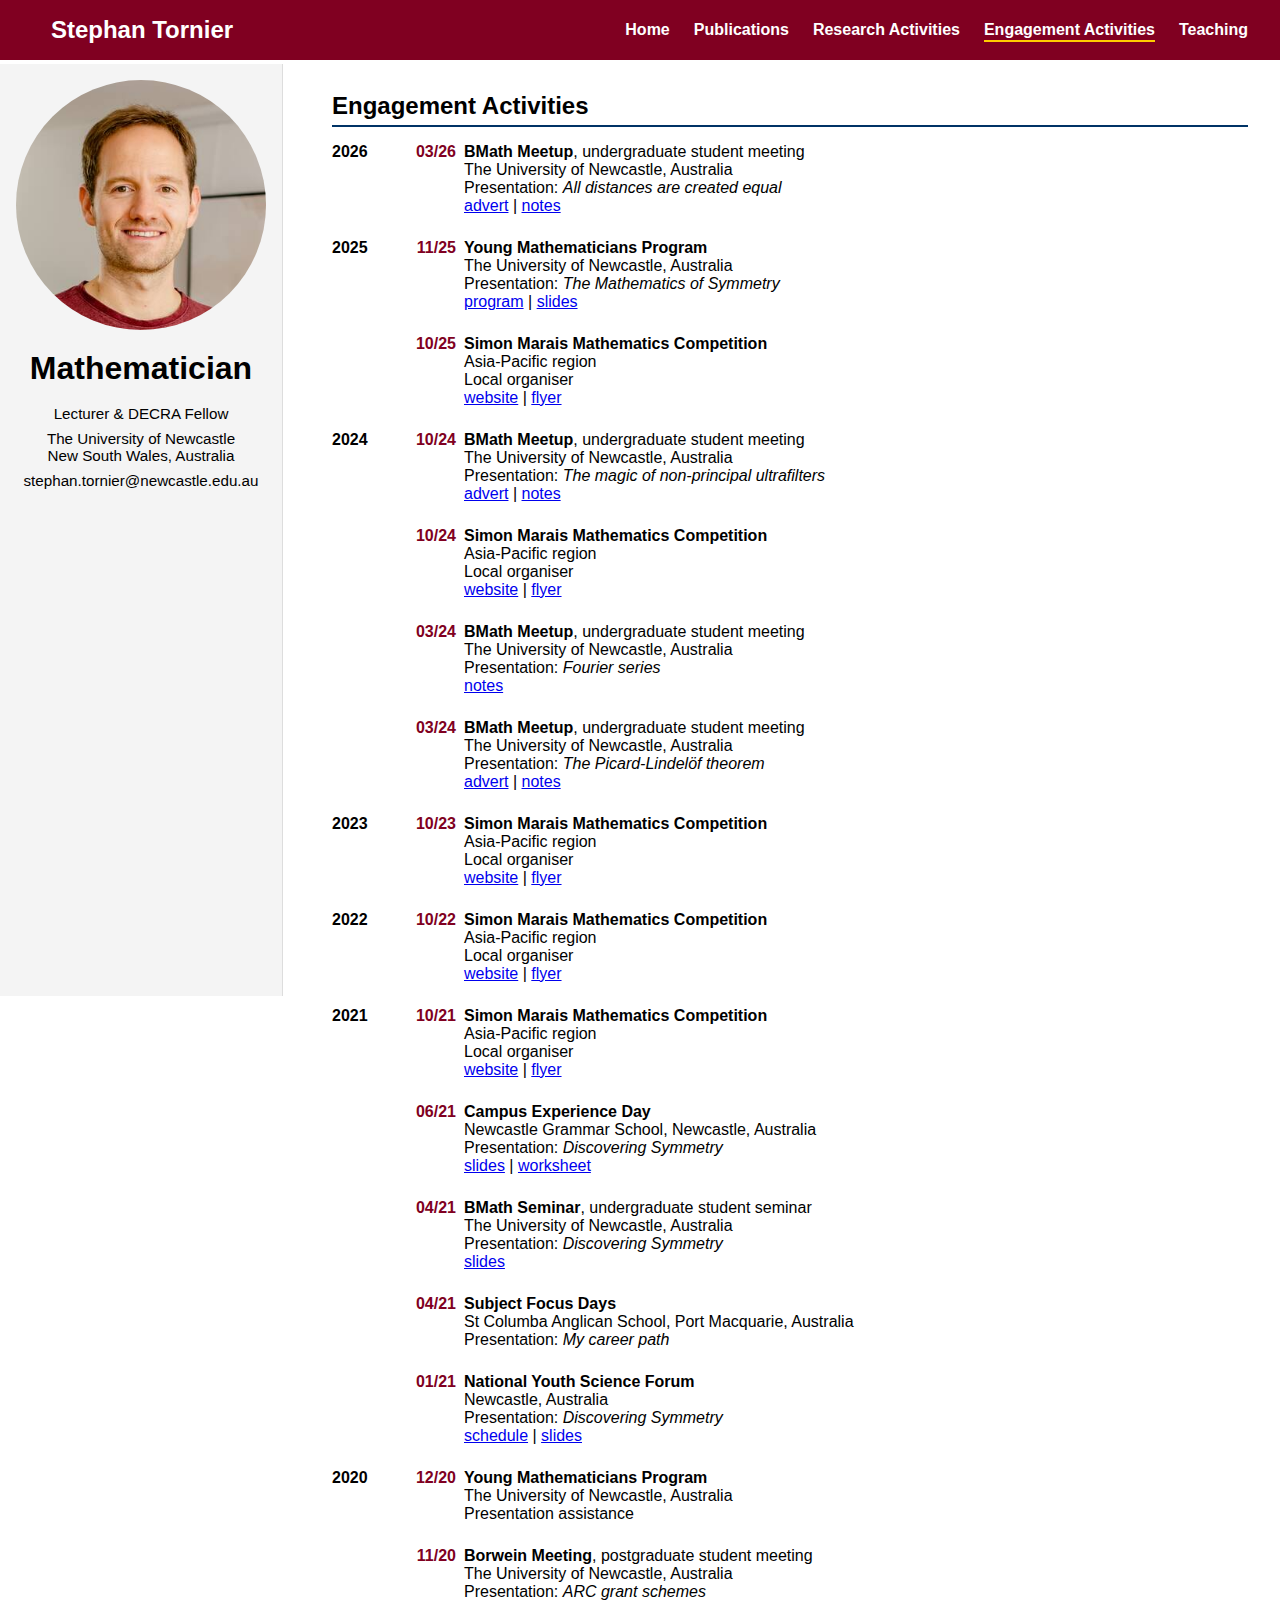
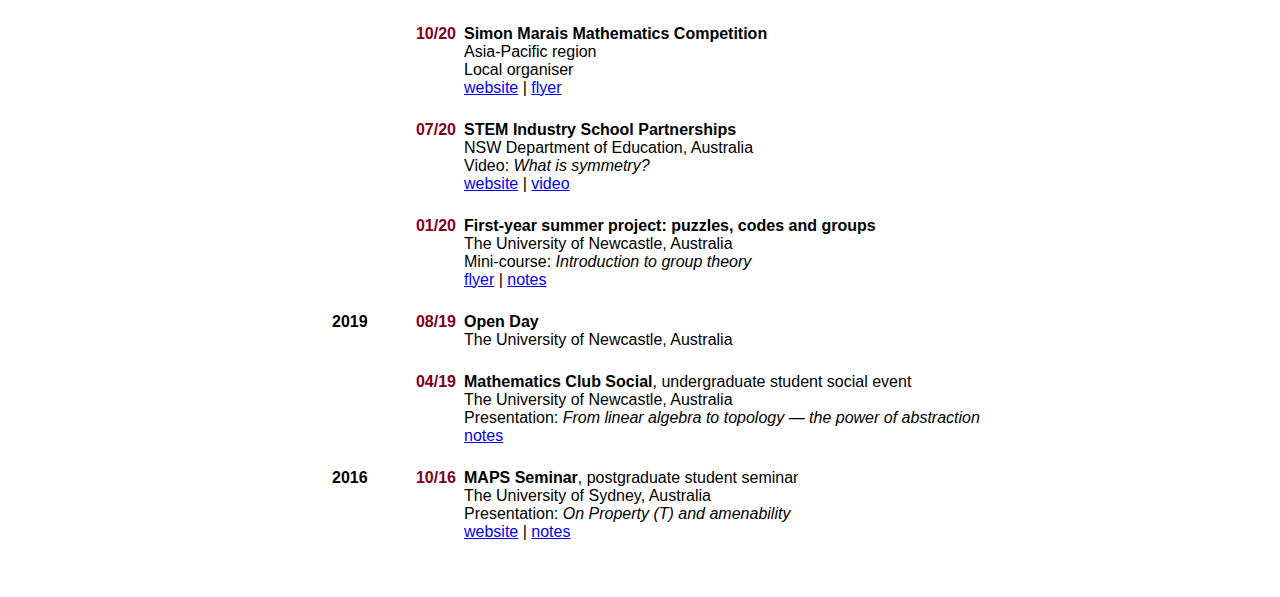
<file: engagement_activities.html>
<!DOCTYPE html>
<html lang="en">
<head>
  <meta charset="UTF-8">
  <title>Research Activities - Stephan Tornier</title>
  <link rel="stylesheet" href="style.css">
</head>
<body>
  <!-- Navbar -->
  <div class="navbar">
    <h1>Stephan Tornier</h1>
    <ul>
      <li><a href="index.html">Home</a></li>
      <li><a href="publications.html">Publications</a></li>
      <li><a href="research_activities.html">Research Activities</a></li>
      <li><a href="engagement_activities.html">Engagement Activities</a></li>
      <li><a href="teaching.html">Teaching</a></li>
    </ul>
  </div>

  <!-- Main layout -->
  <div class="main">
    <!-- Sidebar -->
    <div class="sidebar">
      <img src="images/profile.jpg" alt="Profile Photo">
      <h1 class="centered">Mathematician</h1>
      <br>
      <p class="centered">Lecturer & DECRA Fellow</p>
      <p class="centered">The University of Newcastle <br> New South Wales, Australia</p>
      <p class="centered">stephan.tornier@newcastle.edu.au</p>
    </div>
    
    <!-- Content -->
    <div class="content">
      <h2>Engagement Activities</h2>
	<div class="event-year">
		<span class="year">2026</span>
		<ul class="event-list">
		  <li data-date="03/26">
		    <strong>BMath Meetup</strong>, undergraduate student meeting <br>
		    The University of Newcastle, Australia <br>
		    Presentation: <em>All distances are created equal</em> <br>
		    <a href="data/260302_NEWCASTLE_advert_all_distances_are_created_equal.pdf">advert</a> |
		    <a href="data/260302_NEWCASTLE_notes_all_distances_are_created_equal.pdf">notes</a>
		  </li>
		</ul>
	</div>
	
	<div class="event-year">
		<span class="year">2025</span>
		<ul class="event-list">
		  <li data-date="11/25">
		    <strong>Young Mathematicians Program</strong> <br>
		    The University of Newcastle, Australia <br>
		    Presentation: <em>The Mathematics of Symmetry</em> <br>
		    <a href="data/2025_ymp_program.pdf">program</a> |
		    <a href="data/251113_NEWCASTLE_slides_the_mathematics_of_symmetry.pdf">slides</a>
		  </li>
		  
		  <li data-date="10/25">
		    <strong>Simon Marais Mathematics Competition</strong> <br>
		    Asia-Pacific region <br>
		    Local organiser <br>
		    <a href="https://www.simonmarais.org/">website</a> | 
		    <a href="data/2025_smmc_flyer.pdf">flyer</a>
		  </li>
		</ul>
	</div>
	
	<div class="event-year">
		<span class="year">2024</span>
		<ul class="event-list">
		  <li data-date="10/24">
		    <strong>BMath Meetup</strong>, undergraduate student meeting <br>
		    The University of Newcastle, Australia <br>
		    Presentation: <em>The magic of non-principal ultrafilters</em> <br>
		    <a href="data/241016_NEWCASTLE_advert_the_magic_of_non_principal_ultrafilters.pdf">advert</a> | 
		    <a href="data/241016_NEWCASTLE_notes_the_magic_of_non_principal_ultrafilters.pdf">notes</a>
		  </li>

		  <li data-date="10/24">
		    <strong>Simon Marais Mathematics Competition</strong> <br>
		    Asia-Pacific region <br>
		    Local organiser <br>
		    <a href="https://www.simonmarais.org/">website</a> | 
		    <a href="data/2024_smmc_flyer.pdf">flyer</a>
		  </li>

		  <li data-date="03/24">
		    <strong>BMath Meetup</strong>, undergraduate student meeting <br>
		    The University of Newcastle, Australia <br>
		    Presentation: <em>Fourier series</em> <br>
		    <a href="data/240327_NEWCASTLE_notes_fourier_series.pdf">notes</a>
		  </li>

		  <li data-date="03/24">
		    <strong>BMath Meetup</strong>, undergraduate student meeting <br>
		    The University of Newcastle, Australia <br>
		    Presentation: <em>The Picard-Lindelöf theorem</em> <br>
		    <a href="data/240313_NEWCASTLE_advert_the_picard_lindeloef_theorem.pdf">advert</a> | 
		    <a href="data/240313_NEWCASTLE_notes_the_picard_lindeloef_theorem.pdf">notes</a>
		  </li>
		</ul>
	</div>

	<div class="event-year">
		<span class="year">2023</span>
		<ul class="event-list">
		  <li data-date="10/23">
		    <strong>Simon Marais Mathematics Competition</strong> <br>
		    Asia-Pacific region <br>
		    Local organiser <br>
		    <a href="https://www.simonmarais.org/">website</a> | 
		    <a href="data/2023_smmc_flyer.pdf">flyer</a>
		  </li>
		</ul>
	</div>

	<div class="event-year">
		<span class="year">2022</span>
		<ul class="event-list">
		  <li data-date="10/22">
		    <strong>Simon Marais Mathematics Competition</strong> <br>
		    Asia-Pacific region <br>
		    Local organiser <br>
		    <a href="https://www.simonmarais.org/">website</a> | 
		    <a href="data/2022_smmc_flyer.pdf">flyer</a>
		  </li>
		</ul>
	</div>

	<div class="event-year">
		<span class="year">2021</span>
		<ul class="event-list">
		  <li data-date="10/21">
		    <strong>Simon Marais Mathematics Competition</strong> <br>
		    Asia-Pacific region <br>
		    Local organiser <br>
		    <a href="https://www.simonmarais.org/">website</a> | 
		    <a href="data/2021_smmc_flyer.pdf">flyer</a>
		  </li>

		  <li data-date="06/21">
		    <strong>Campus Experience Day</strong> <br>
		    Newcastle Grammar School, Newcastle, Australia <br>
		    Presentation: <em>Discovering Symmetry</em> <br>
		    <a href="data/210602_slides_discovering_symmetry.pdf">slides</a> | 
		    <a href="data/210602_worksheet_discovering_symmetry.pdf">worksheet</a>
		  </li>

		  <li data-date="04/21">
		    <strong>BMath Seminar</strong>, undergraduate student seminar <br>
		    The University of Newcastle, Australia <br>
		    Presentation: <em>Discovering Symmetry</em> <br>
		    <a href="data/210421_NEWCASTLE_slides_discovering_symmetry.pdf">slides</a>
		  </li>

		  <li data-date="04/21">
		    <strong>Subject Focus Days</strong> <br>
		    St Columba Anglican School, Port Macquarie, Australia <br>
		    Presentation: <em>My career path</em>
		  </li>

		  <li data-date="01/21">
		    <strong>National Youth Science Forum</strong> <br>
		    Newcastle, Australia <br>
		    Presentation: <em>Discovering Symmetry</em> <br>
		    <a href="data/210114_NEWCASTLE_schedule_national_youth_science_forum.pdf">schedule</a> | 
		    <a href="data/210114_NEWCASTLE_slides_discovering_symmetry.pdf">slides</a>
		  </li>
		</ul>
	</div>

	<div class="event-year">
		<span class="year">2020</span>
		<ul class="event-list">
		  <li data-date="12/20">
		    <strong>Young Mathematicians Program</strong> <br>
		    The University of Newcastle, Australia <br>
		    Presentation assistance
		  </li>

		  <li data-date="11/20">
		    <strong>Borwein Meeting</strong>, postgraduate student meeting <br>
		    The University of Newcastle, Australia <br>
		    Presentation: <em>ARC grant schemes</em>
		  </li>

		  <li data-date="10/20">
		    <strong>Simon Marais Mathematics Competition</strong> <br>
		    Asia-Pacific region <br>
		    Local organiser <br>
		    <a href="https://www.simonmarais.org/">website</a> | 
		    <a href="data/2020_smmc_flyer.pdf">flyer</a>
		  </li>

		  <li data-date="07/20">
		    <strong>STEM Industry School Partnerships</strong> <br>
		    NSW Department of Education, Australia <br>
		    Video: <em>What is symmetry?</em> <br>
		    <a href="https://sispprogram.schools.nsw.gov.au/">website</a> | 
		    <a href="https://vimeo.com/457708888">video</a>
		  </li>

		  <li data-date="01/20">
		    <strong>First-year summer project: puzzles, codes and groups</strong> <br>
		    The University of Newcastle, Australia <br>
		    Mini-course: <em>Introduction to group theory</em> <br>
		    <a href="data/200100_NEWCASTLE_flyer_puzzles_codes_and_groups.pdf">flyer</a> | 
		    <a href="data/200100_NEWCASTLE_notes_introduction_to_group_theory.pdf">notes</a>
		  </li>
		</ul>
	</div>

	<div class="event-year">
		<span class="year">2019</span>
		<ul class="event-list">
		  <li data-date="08/19">
		    <strong>Open Day</strong> <br>
		    The University of Newcastle, Australia
		  </li>

		  <li data-date="04/19">
		    <strong>Mathematics Club Social</strong>, undergraduate student social event <br>
		    The University of Newcastle, Australia <br>
		    Presentation: <em>From linear algebra to topology — the power of abstraction</em> <br>
		    <a href="data/190430_NEWCASTLE_notes_from_linear_algebra_to_topology_the_power_of_abstraction.pdf">notes</a>
		  </li>
		</ul>
	</div>

	<div class="event-year">
		<span class="year">2016</span>
		<ul class="event-list">
		  <li data-date="10/16">
		    <strong>MAPS Seminar</strong>, postgraduate student seminar <br>
		    The University of Sydney, Australia <br>
		    Presentation: <em>On Property (T) and amenability</em> <br>
		    <a href="https://www.maths.usyd.edu.au/u/MaPS/mapss.html">website</a> | 
		    <a href="data/161024_SYDNEY_notes_on_property_t_and_amenability.pdf">notes</a>
		  </li>
		</ul>
	</div>
    </div>
  </div>

  <!-- Script for navbar highlight -->
  <script>
    const path = window.location.pathname.split("/").pop();
    const currentPage = path === "" ? "index.html" : path;
    const navLinks = document.querySelectorAll(".navbar a");

    navLinks.forEach(link => {
      if (link.getAttribute("href") === currentPage) {
        link.classList.add("active");
      }
    });
  </script>
</body>
</html>
</file>
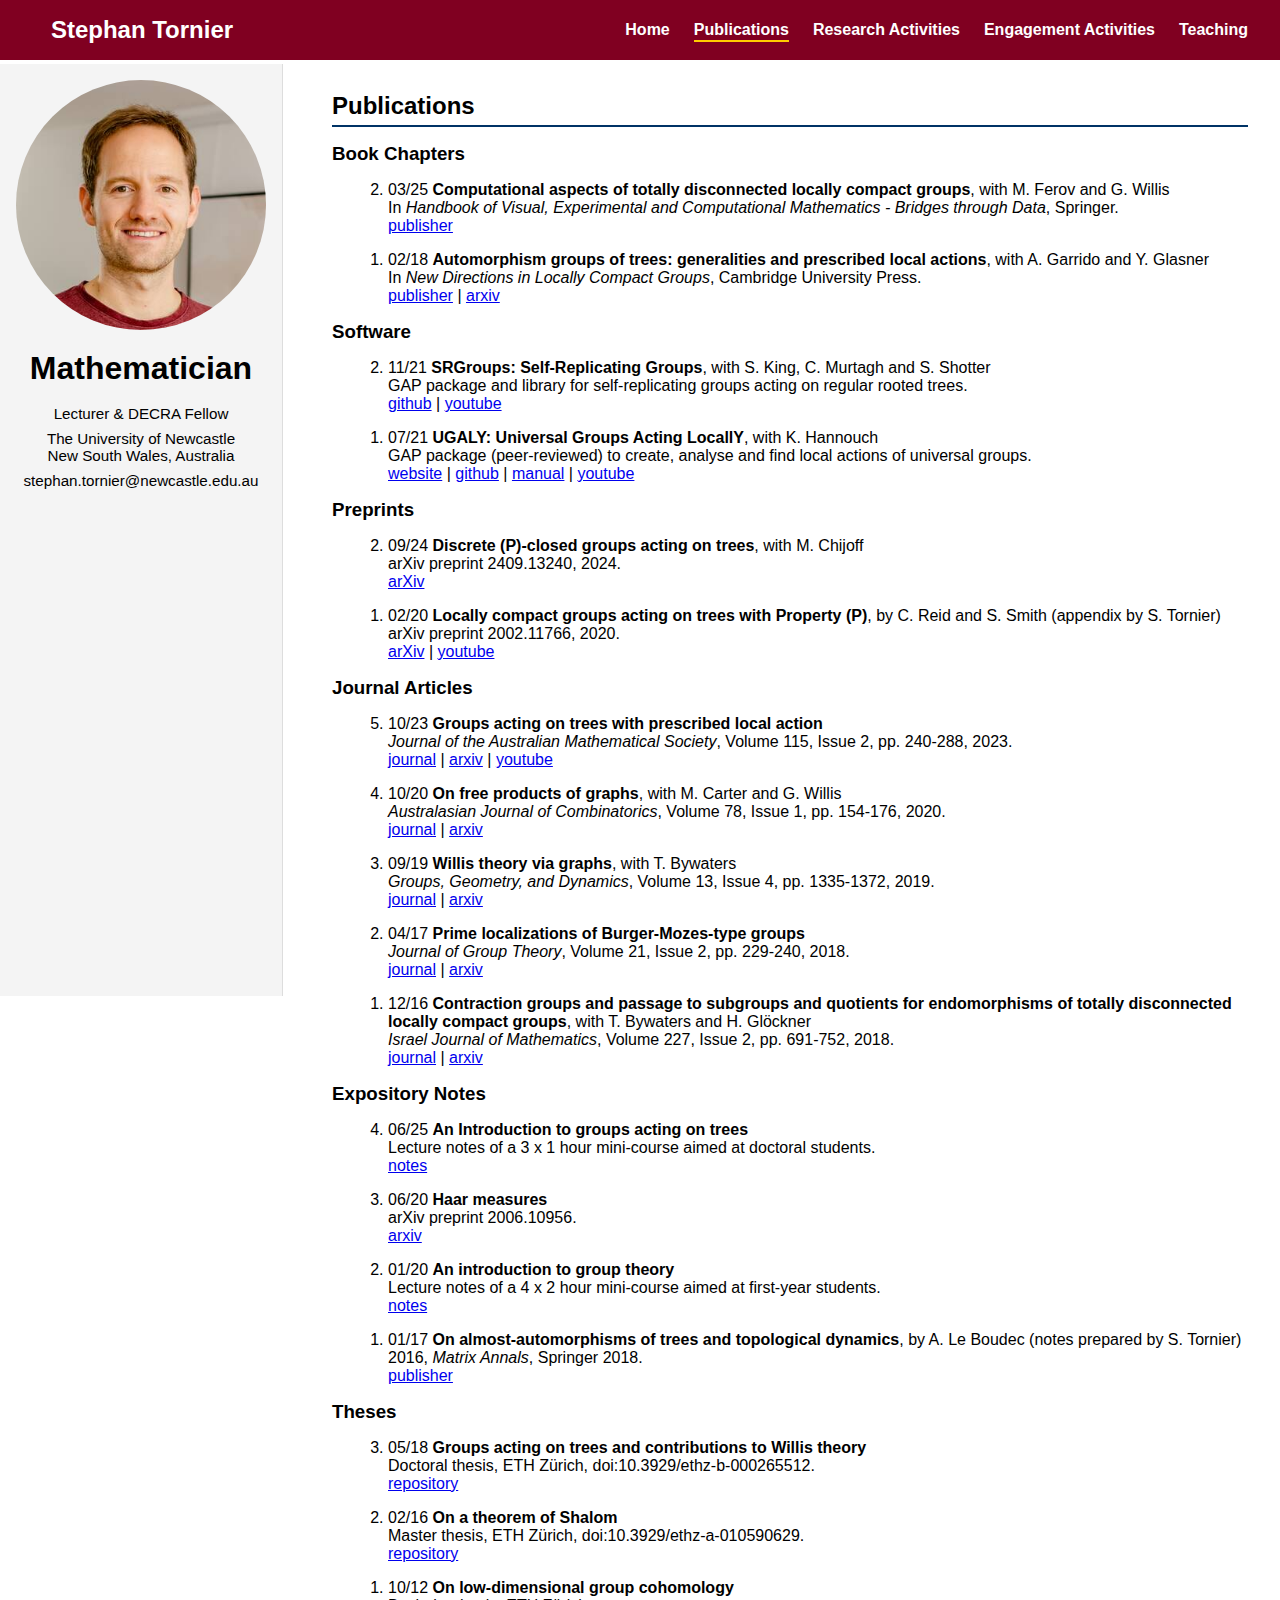
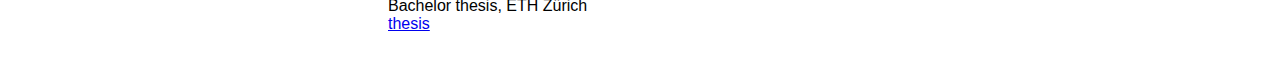
<file: publications.html>
<!DOCTYPE html>
<html lang="en">
<head>
  <meta charset="UTF-8">
  <title>Publications - Stephan Tornier</title>
  <link rel="stylesheet" href="style.css">
</head>
<body>
  <!-- Navbar -->
  <div class="navbar">
    <h1>Stephan Tornier</h1>
    <ul>
      <li><a href="index.html">Home</a></li>
      <li><a href="publications.html">Publications</a></li>
      <li><a href="research_activities.html">Research Activities</a></li>
      <li><a href="engagement_activities.html">Engagement Activities</a></li>
      <li><a href="teaching.html">Teaching</a></li>
    </ul>
  </div>

  <!-- Main layout -->
  <div class="main">
    <!-- Sidebar -->
    <div class="sidebar">
      <img src="images/profile.jpg" alt="Profile Photo">
      <h1 class="centered">Mathematician</h1>
      <br>
      <p class="centered">Lecturer & DECRA Fellow</p>
      <p class="centered">The University of Newcastle <br> New South Wales, Australia</p>
      <p class="centered">stephan.tornier@newcastle.edu.au</p>
    </div>

    <!-- Content -->
    <div class="content">
      <h2>Publications</h2>

	<!-- Book Chapters -->
	<h3>Book Chapters</h3>
	<ol reversed>
		<li> 03/25 <strong>Computational aspects of totally disconnected locally compact groups</strong>, with M. Ferov and G. Willis <br>In <em>Handbook of Visual, Experimental and Computational Mathematics - Bridges through Data</em>, Springer. <br> <a href="https://link.springer.com/rwe/10.1007/978-3-030-93954-0_13-1">publisher</a></li>
        <li>02/18 <strong>Automorphism groups of trees: generalities and prescribed local actions</strong>, with A. Garrido and Y. Glasner <br>In <em>New Directions in Locally Compact Groups</em>, Cambridge University Press. <br> <a href="https://www.cambridge.org/core/books/abs/new-directions-in-locally-compact-groups/automorphism-groups-of-trees-generalities-and-prescribed-local-actions/06DE9C0F9E064325E8252EA80074A81D">publisher</a> | <a href="https://arxiv.org/abs/1602.03575">arxiv</a></li>
      </ol>
	      
	<!-- Software -->
	<h3>Software</h3>
	<ol reversed>
	  <li>11/21 <strong>SRGroups: Self-Replicating Groups</strong>, with S. King, C. Murtagh and S. Shotter <br> GAP package and library for self-replicating groups acting on regular rooted trees. <br> <a href="https://github.com/torniers/SRGroups">github</a> | <a href="https://www.youtube.com/watch?v=eN3IiQui2ew">youtube</a></li>
	  <li>07/21 <strong>UGALY: Universal Groups Acting LocallY</strong>, with K. Hannouch <br> GAP package (peer-reviewed) to create, analyse and find local actions of universal groups. <br> <a href="https://gap-packages.github.io/UGALY/">website</a> | <a href="https://github.com/gap-packages/UGALY">github</a> | <a href="https://gap-packages.github.io/UGALY/doc/chap0_mj.html">manual</a> | <a href="https://www.youtube.com/watch?v=JRU32t67DJs&t=918s">youtube</a></li>
	</ol>

	<!-- Preprints -->
	<h3>Preprints</h3>
	<ol reversed>
		<li>09/24 <strong>Discrete (P)-closed groups acting on trees</strong>, with M. Chijoff <br> arXiv preprint 2409.13240, 2024. <br> <a href="https://arxiv.org/abs/2409.13240">arXiv</a></li>
		<li>02/20 <strong>Locally compact groups acting on trees with Property (P)</strong>, by C. Reid and S. Smith (appendix by S. Tornier) <br> arXiv preprint 2002.11766, 2020. <br> <a href="https://arxiv.org/abs/2002.11766">arXiv</a> | <a href="https://youtu.be/MsoE450ZZtg?t=1568">youtube</a></li>
	</ol>

	<!-- Journal Articles -->
	<h3>Journal Articles</h3>
	<ol reversed>
		<li>10/23 <strong>Groups acting on trees with prescribed local action</strong> <br> <em>Journal of the Australian Mathematical Society</em>, Volume 115, Issue 2, pp. 240-288, 2023. <br> <a href="https://www.cambridge.org/core/journals/journal-of-the-australian-mathematical-society/article/groups-acting-on-trees-with-prescribed-local-action/87389E61A637A6CA7CE34ED37265A3FC">journal</a> | <a href="https://arxiv.org/abs/2002.09876">arxiv</a> | <a href="https://www.youtube.com/watch?v=JRU32t67DJs">youtube</a></li>
		<li>10/20 <strong>On free products of graphs</strong>, with M. Carter and G. Willis <br> <em>Australasian Journal of Combinatorics</em>, Volume 78, Issue 1, pp. 154-176, 2020. <br> <a href="https://ajc.maths.uq.edu.au/pdf/78/ajc_v78_p154.pdf">journal</a> | <a href="https://arxiv.org/abs/2002.10639">arxiv</a></li>
		<li>09/19 <strong>Willis theory via graphs</strong>, with T. Bywaters <br> <em>Groups, Geometry, and Dynamics</em>, Volume 13, Issue 4, pp. 1335-1372, 2019. <br> <a href="https://ems.press/journals/ggd/articles/16510">journal</a> | <a href="https://arxiv.org/abs/1711.09610">arxiv</a></li>
		<li>04/17 <strong>Prime localizations of Burger-Mozes-type groups</strong> <br> <em>Journal of Group Theory</em>, Volume 21, Issue 2, pp. 229-240, 2018. <br> <a href="https://www.degruyterbrill.com/document/doi/10.1515/jgth-2017-0036/html">journal</a> | <a href="https://arxiv.org/abs/2003.09109">arxiv</a></li>
		<li>12/16 <strong>Contraction groups and passage to subgroups and quotients for endomorphisms of totally disconnected locally compact groups</strong>, with T. Bywaters and H. Glöckner <br> <em>Israel Journal of Mathematics</em>, Volume 227, Issue 2, pp. 691-752, 2018. <br> <a href="https://link.springer.com/article/10.1007/s11856-018-1750-9">journal</a> | <a href="https://arxiv.org/abs/1612.06958">arxiv</a></li>
	</ol>

	<!-- Expository Notes -->
	<h3>Expository Notes</h3>
	<ol reversed>
		<li>06/25 <strong>An Introduction to groups acting on trees </strong> <br> Lecture notes of a 3 x 1 hour mini-course aimed at doctoral students. <br> <a href="data/250617_LINCOLN_notes_introduction_to_groups_acting_on_trees.pdf">notes</a></li>
		<li>06/20 <strong>Haar measures</strong> <br> arXiv preprint 2006.10956. <br> <a href="https://arxiv.org/abs/2006.10956">arxiv</a></li>
		<li>01/20 <strong>An introduction to group theory</strong> <br> Lecture notes of a 4 x 2 hour mini-course aimed at first-year students. <br> <a href="data/200100_NEWCASTLE_notes_introduction_to_group_theory.pdf">notes</a></li>
		<li>01/17 <strong>On almost-automorphisms of trees and topological dynamics</strong>, by A. Le Boudec (notes prepared by S. Tornier) <br> 2016, <em>Matrix Annals</em>, Springer 2018. <br> <a href="https://link.springer.com/chapter/10.1007/978-3-319-72299-3_22">publisher</a></li>
	</ol>
	
	<!-- Theses -->
	<h3>Theses</h3>
	<ol reversed>	
		<li>05/18 <strong>Groups acting on trees and contributions to Willis theory</strong> <br> Doctoral thesis, ETH Zürich, doi:10.3929/ethz-b-000265512. <br> <a href="https://doi.org/10.3929/ethz-b-000265512">repository</a></li>
		<li>02/16 <strong>On a theorem of Shalom</strong> <br> Master thesis, ETH Zürich, doi:10.3929/ethz-a-010590629. <br> <a href="https://doi.org/10.3929/ethz-a-010590629">repository</a></li>
		<li>10/12 <strong>On low-dimensional group cohomology</strong> <br> Bachelor thesis, ETH Zürich <br> <a href="data/121012_on_low_dimensional_group_theory.pdf">thesis</a></li>
	</ol>
    </div>
  </div>

  <!-- Script for navbar highlight -->
  <script>
    const path = window.location.pathname.split("/").pop();
    const currentPage = path === "" ? "index.html" : path;
    const navLinks = document.querySelectorAll(".navbar a");

    navLinks.forEach(link => {
      if (link.getAttribute("href") === currentPage) {
        link.classList.add("active");
      }
    });
  </script>
</body>
</html>
</file>
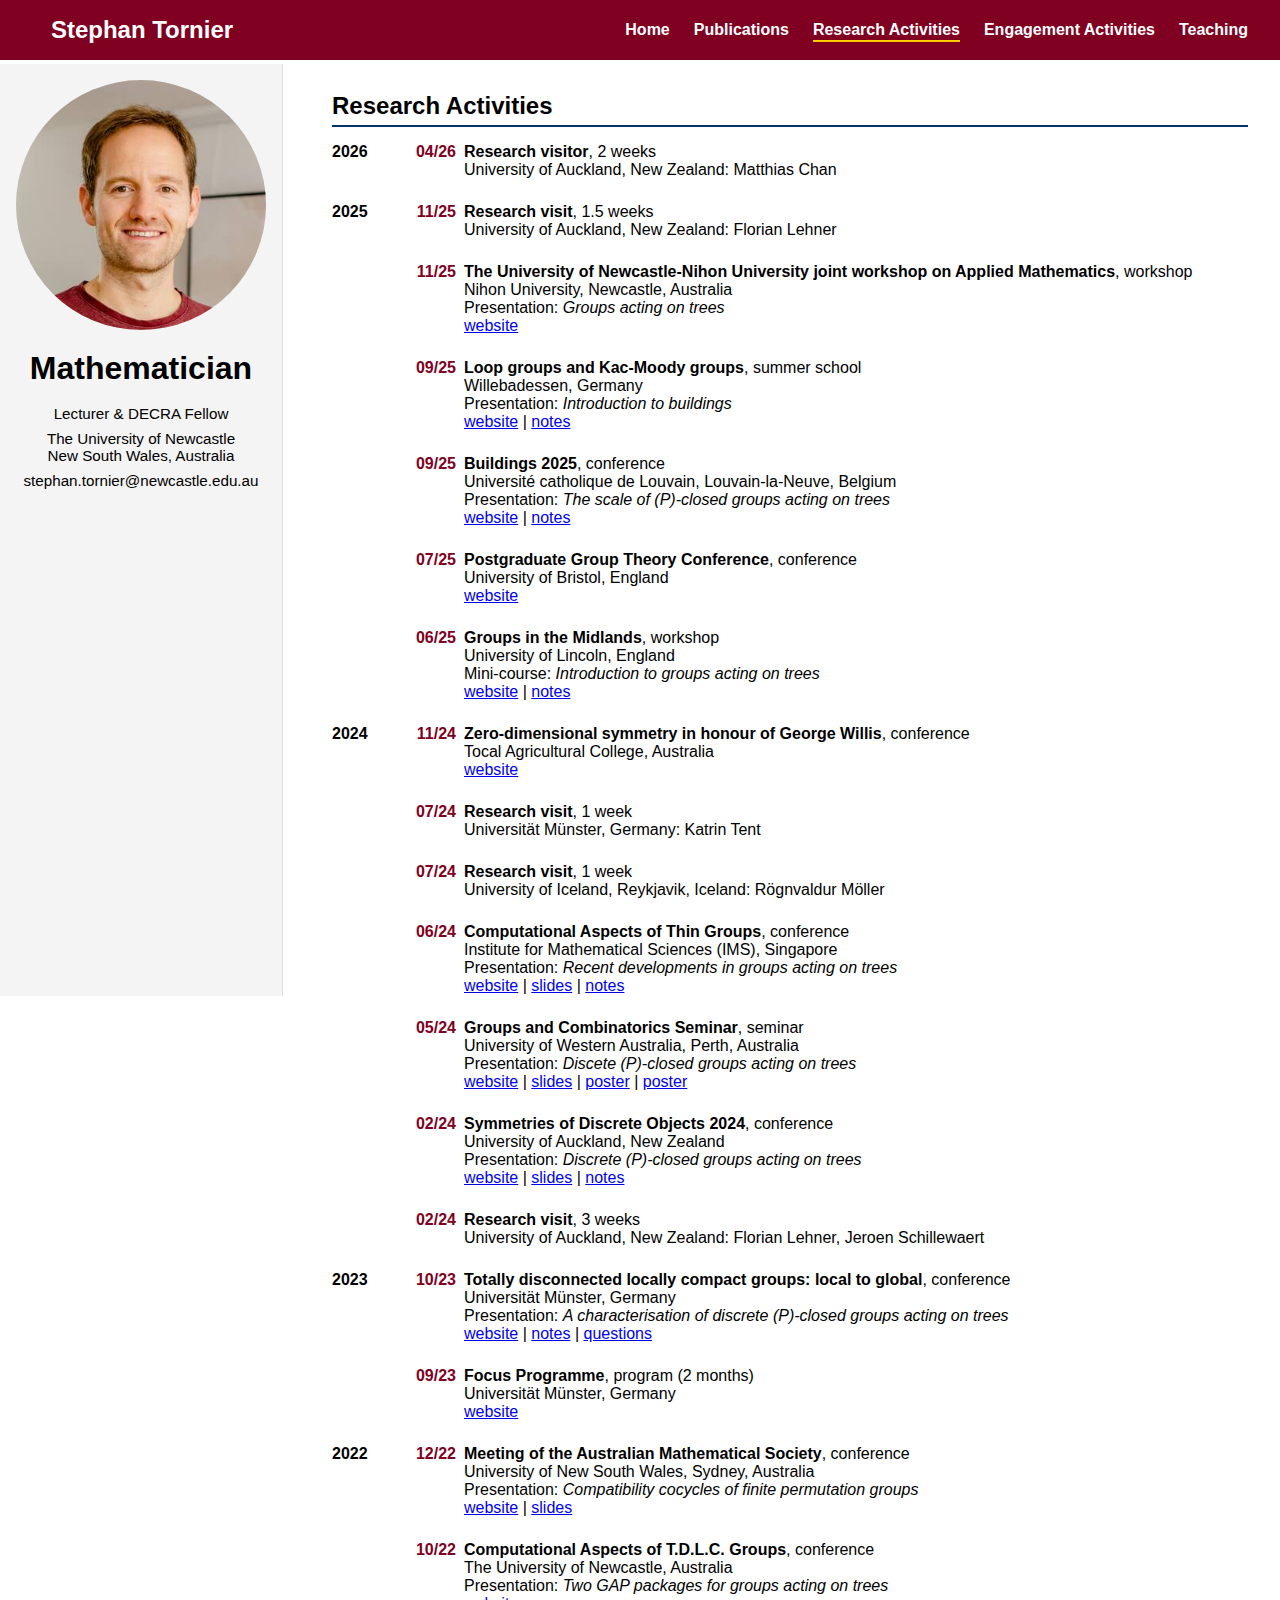
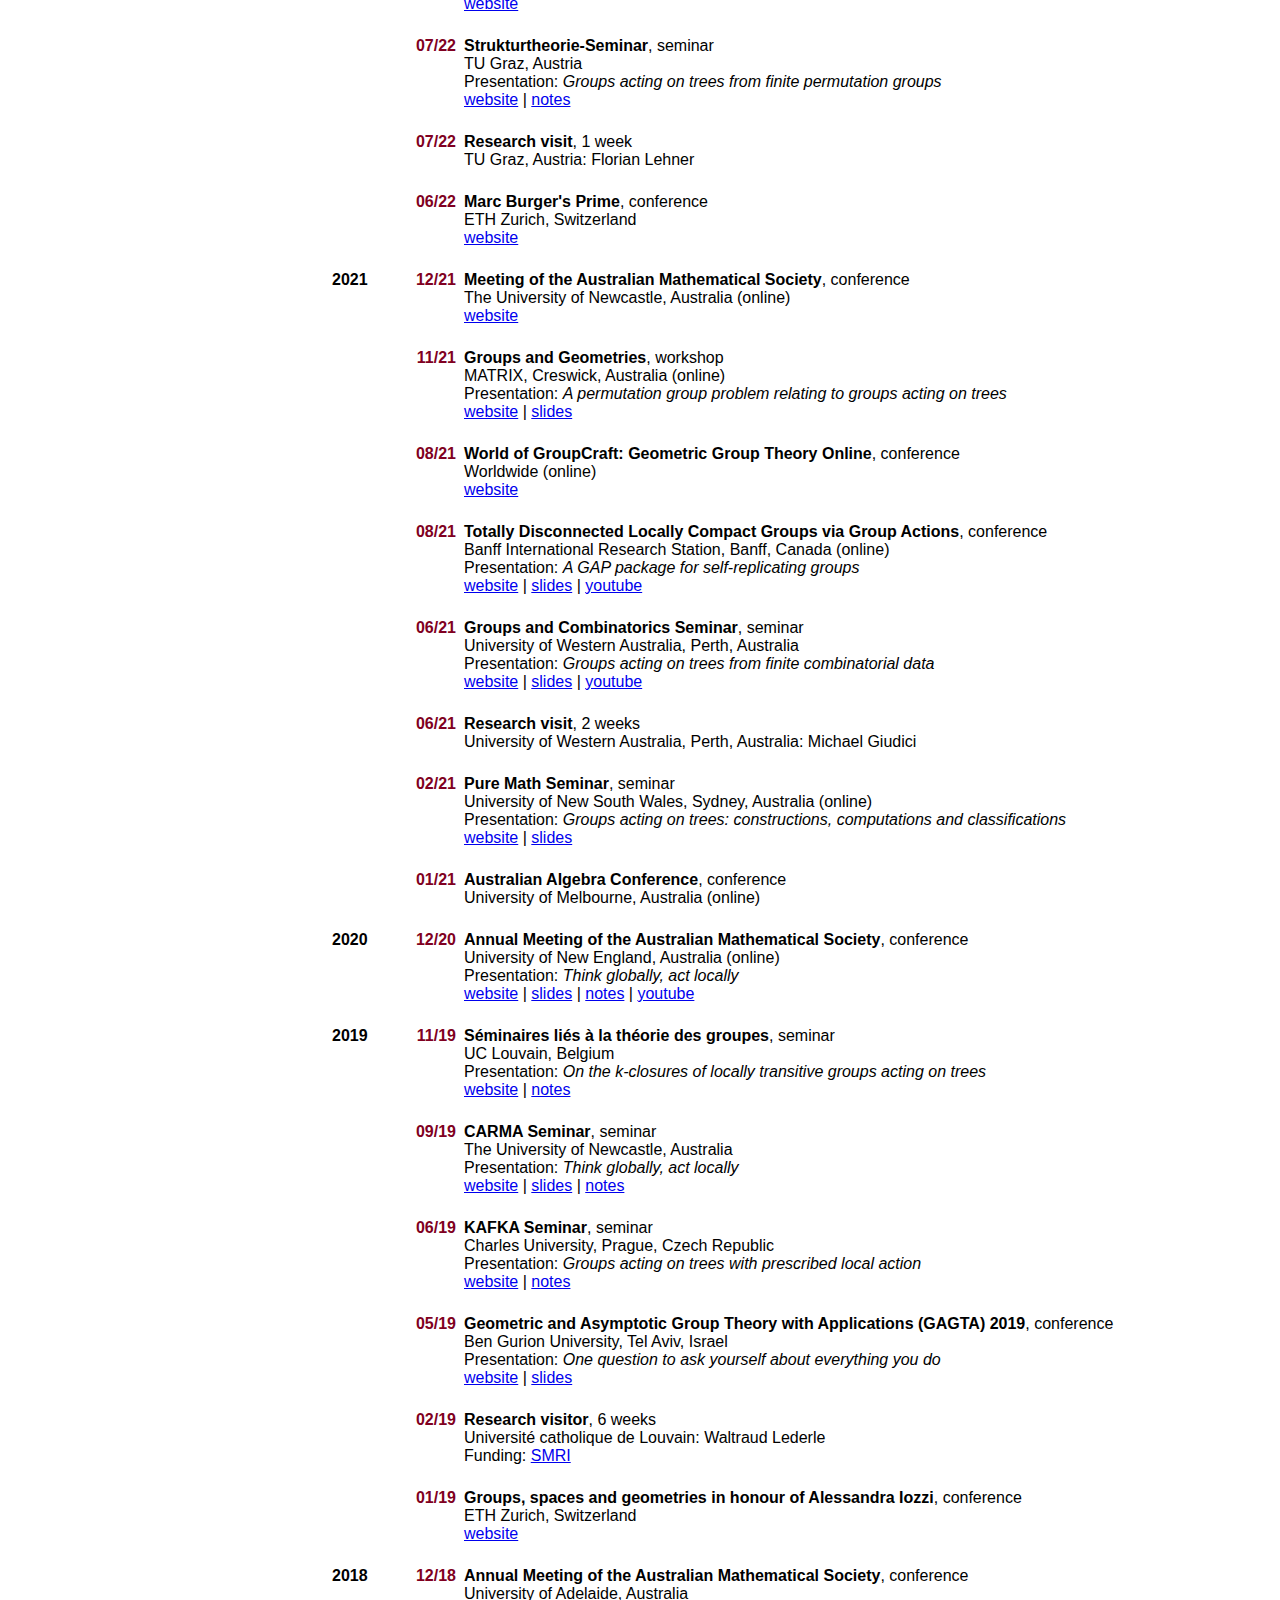
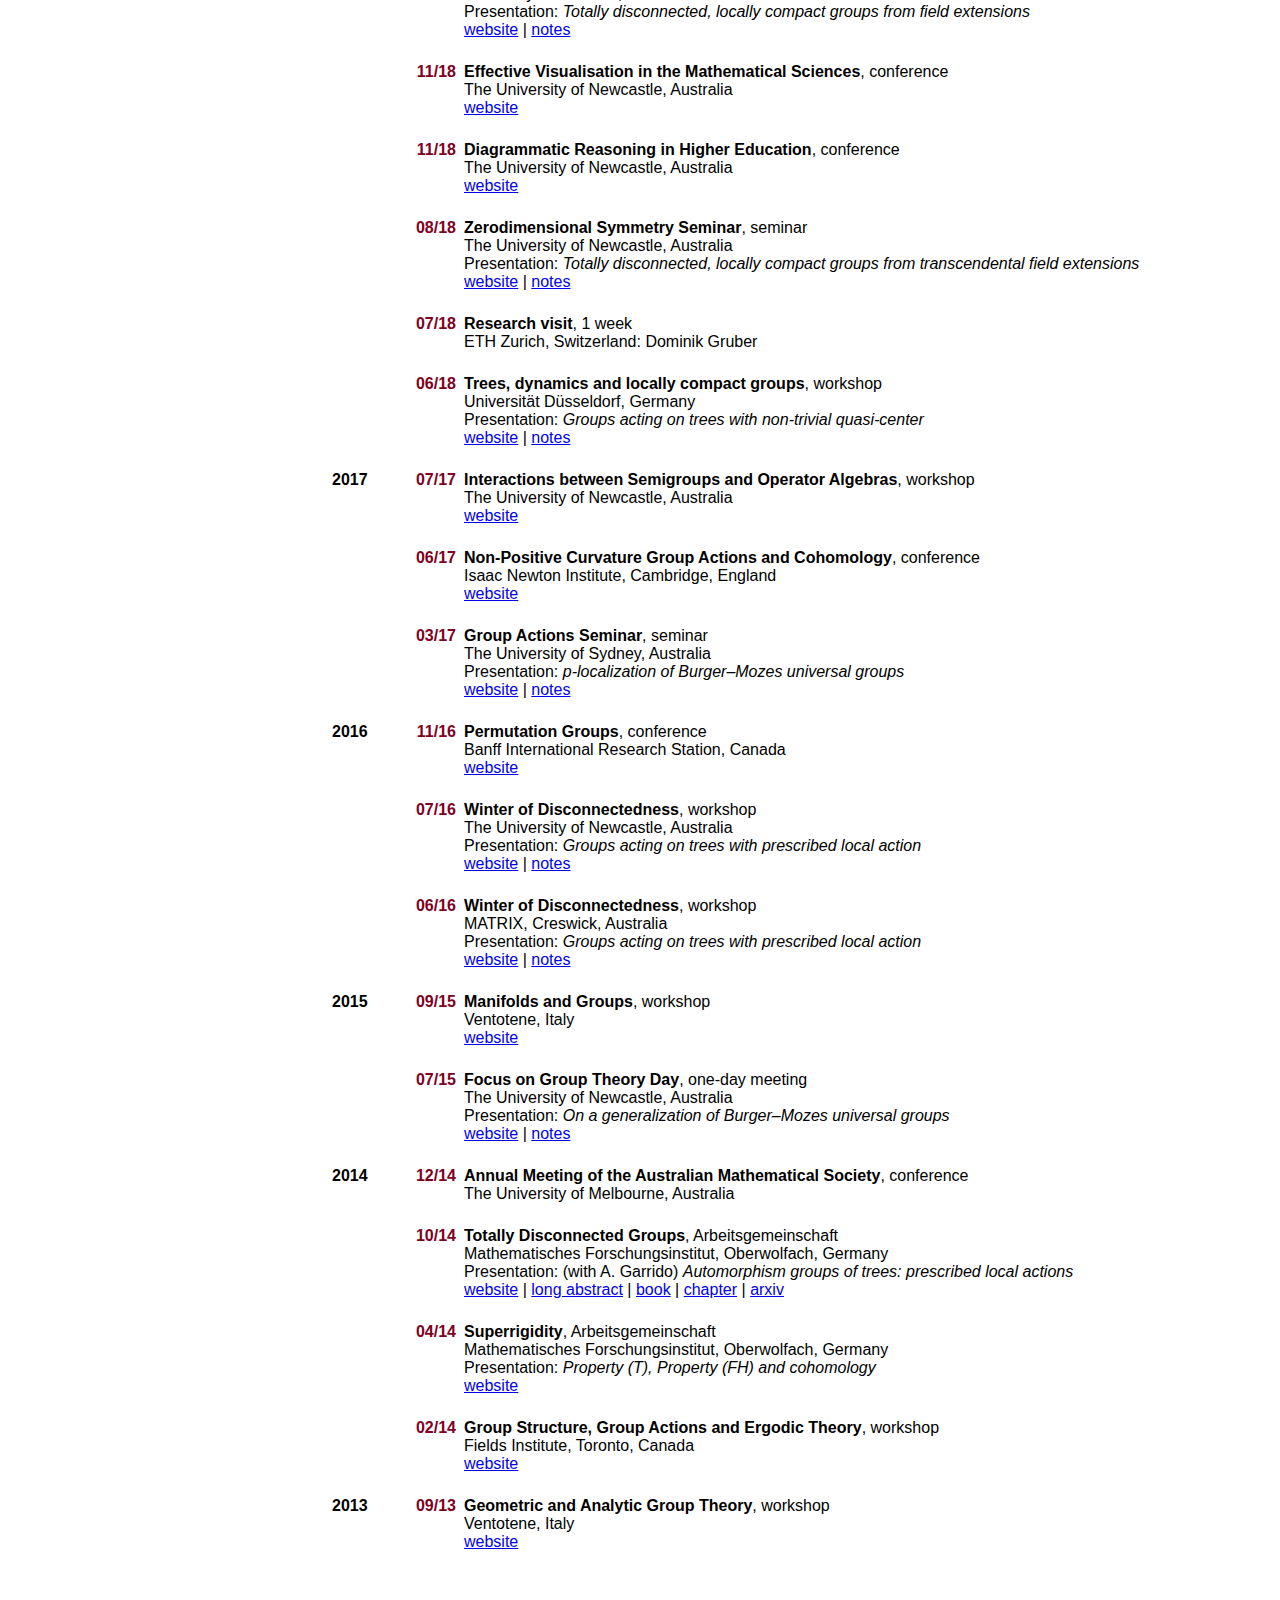
<file: research_activities.html>
<!DOCTYPE html>
<html lang="en">
<head>
  <meta charset="UTF-8">
  <title>Research Activities - Stephan Tornier</title>
  <link rel="stylesheet" href="style.css">
</head>
<body>
  <!-- Navbar -->
  <div class="navbar">
    <h1>Stephan Tornier</h1>
    <ul>
      <li><a href="index.html">Home</a></li>
      <li><a href="publications.html">Publications</a></li>
      <li><a href="research_activities.html">Research Activities</a></li>
      <li><a href="engagement_activities.html">Engagement Activities</a></li>
      <li><a href="teaching.html">Teaching</a></li>
    </ul>
  </div>

  <!-- Main layout -->
  <div class="main">
    <!-- Sidebar -->
    <div class="sidebar">
      <img src="images/profile.jpg" alt="Profile Photo">
      <h1 class="centered">Mathematician</h1>
      <br>
      <p class="centered">Lecturer & DECRA Fellow</p>
      <p class="centered">The University of Newcastle <br> New South Wales, Australia</p>
      <p class="centered">stephan.tornier@newcastle.edu.au</p>
    </div>
    
    <!-- Content -->
    <div class="content">
      <h2>Research Activities</h2>
	<div class="event-year">
		<span class="year">2026</span>
		<ul class="event-list">
		  <li data-date="04/26"><strong>Research visitor</strong>, 2 weeks <br> University of Auckland, New Zealand: Matthias Chan</li>
		</ul>
	</div>
	<div class="event-year">
		<span class="year">2025</span>
		<ul class="event-list">
		  <li data-date="11/25"><strong>Research visit</strong>, 1.5 weeks <br> University of Auckland, New Zealand: Florian Lehner</li>
  		  <li data-date="11/25"><strong>The University of Newcastle-Nihon University joint workshop
on Applied Mathematics</strong>, workshop <br> Nihon University, Newcastle, Australia <br> Presentation: <em>Groups acting on trees</em> <br> <a href="https://msshmzn.github.io/Workshop/251101UoN-NU.html">website</a>
		  <li data-date="09/25"><strong>Loop groups and Kac-Moody groups</strong>, summer school <br> Willebadessen, Germany <br> Presentation: <em> Introduction to buildings </em> <br> <a href="https://sites.google.com/view/loop-and-kac-moody-groups">website</a> | <a href="data/250922_WILLEBADESSEN_notes_introduction_to_buildings.pdf">notes</a></li>
		  <li data-date="09/25"><strong>Buildings 2025</strong>, conference <br> Université catholique de Louvain, Louvain-la-Neuve, Belgium <br> Presentation: <em>The scale of (P)-closed groups acting on trees</em> <br> <a href="https://algebra.ugent.be/buildings2025/">website</a> | <a href="data/250911_LOUVAIN_LA_NEUVE_notes_the_scale_of_p_closed_groups_acting_on_trees.pdf">notes</a></li>
		  <li data-date="07/25"><strong>Postgraduate Group Theory Conference</strong>, conference <br> University of Bristol, England <br> <a href="https://sites.google.com/view/pgtc2025/home/">website</a></li>
		  <li data-date="06/25"><strong>Groups in the Midlands</strong>, workshop <br> University of Lincoln, England <br> Mini-course: <em> Introduction to groups acting on trees </em> <br> <a href="https://ysantosrego.github.io/files/LMS-Midlands25/">website</a> | <a href="data/250617_LINCOLN_notes_introduction_to_groups_acting_on_trees.pdf">notes</a></li>
		</ul>
	</div>

	<div class="event-year">
		<span class="year">2024</span>
		<ul class="event-list">
		  <li data-date="11/24"><strong>Zero-dimensional symmetry in honour of George Willis</strong>, conference <br> Tocal Agricultural College, Australia <br> <a href="https://sites.google.com/view/willisfest2024/">website</a></li>
		  <li data-date="07/24"><strong>Research visit</strong>, 1 week <br> Universität Münster, Germany: Katrin Tent</li>
		  <li data-date="07/24"><strong>Research visit</strong>, 1 week <br> University of Iceland, Reykjavik, Iceland: Rögnvaldur Möller</li>
		  <li data-date="06/24"><strong>Computational Aspects of Thin Groups</strong>, conference <br> Institute for Mathematical Sciences (IMS), Singapore <br> Presentation: <em>Recent developments in groups acting on trees</em> <br> <a href="https://ims.nus.edu.sg/events/computational-aspects-of-thin-groups/">website</a> | <a href="data/240614_SINGAPORE_slides_recent_developments_in_groups_acting_on_trees.pdf">slides</a> | <a href="data/240614_SINGAPORE_notes_recent_developments_in_groups_acting_on_trees.pdf">notes</a></li>
		  <li data-date="05/24"><strong>Groups and Combinatorics Seminar</strong>, seminar <br> University of Western Australia, Perth, Australia <br> Presentation: <em>Discete (P)-closed groups acting on trees</em> <br> <a href="https://www.cmsc.io/2024-seminars">website</a> | <a href="data/240510_PERTH_slides_discrete_p_closed_groups_acting_on_trees.pdf">slides</a> | <a href="data/240510_PERTH_poster_lads_degree_6.pdf">poster</a> | <a href="data/240510_PERTH_poster_lads_degree_4_hasse.pdf">poster</a></li>
		  <li data-date="02/24"><strong>Symmetries of Discrete Objects 2024</strong>, conference <br> University of Auckland, New Zealand <br> Presentation: <em>Discrete (P)-closed groups acting on trees</em> <br> <a href="https://jschillewaert.wixsite.com/sodo2024">website</a> | <a href="data/240215_AUCKLAND_slides_a_characterisation_of_discrete_p_closed_groups_acting_on_trees.pdf">slides</a> | <a href="data/240215_AUCKLAND_notes_a_characterisation_of_discrete_p_closed_groups_acting_on_trees.pdf">notes</a></li>
		  <li data-date="02/24"><strong>Research visit</strong>, 3 weeks <br> University of Auckland, New Zealand: Florian Lehner, Jeroen Schillewaert</li>
		</ul>
	</div>

	<div class="event-year">
		<span class="year">2023</span>
		<ul class="event-list">
		  <li data-date="10/23"><strong>Totally disconnected locally compact groups: local to global</strong>, conference <br> Universität Münster, Germany <br> Presentation: <em>A characterisation of discrete (P)-closed groups acting on trees</em> <br> <a href="https://www.uni-muenster.de/MathematicsMuenster/events/2023/groups-workshop2.shtml">website</a> | <a href="data/231010_MUENSTER_notes_a_characterisation_of_discrete_p_closed_groups_acting_on_trees.pdf">notes</a> | <a href="data/231000_MUENSTER_open_questions.pdf">questions</a></li>
		  <li data-date="09/23"><strong>Focus Programme</strong>, program (2 months) <br> Universität Münster, Germany <br> <a href="https://www.uni-muenster.de/MathematicsMuenster/de/events/2023/groups-structures.shtml">website</a></li>
		</ul>
	</div>

	<div class="event-year">
		<span class="year">2022</span>
		<ul class="event-list">    
		  <li data-date="12/22"><strong>Meeting of the Australian Mathematical Society</strong>, conference <br> University of New South Wales, Sydney, Australia <br> Presentation: <em>Compatibility cocycles of finite permutation groups</em> <br> <a href="https://www.unsw.edu.au/science/our-schools/maths/news-events/events/austms-2022">website</a> | <a href="data/221208_SYDNEY_slides_compatibility_cocycles_of_finite_permutation_groups.pdf">slides</a></li>
		  <li data-date="10/22"><strong>Computational Aspects of T.D.L.C. Groups</strong>, conference <br> The University of Newcastle, Australia <br> Presentation: <em>Two GAP packages for groups acting on trees</em> <br> <a href="https://zerodimensional.group/conferences/catdlc/">website</a></li>
		  <li data-date="07/22"><strong>Strukturtheorie-Seminar</strong>, seminar <br> TU Graz, Austria <br> Presentation: <em>Groups acting on trees from finite permutation groups</em> <br> <a href="https://www.math.tugraz.at/fosp/aktuelles.php?detail=1269#veranst1269">website</a> | <a href="data/220707_GRAZ_notes_groups_acting_on_trees_from_finite_permutation_groups.pdf">notes</a></li>
		  <li data-date="07/22"><strong>Research visit</strong>, 1 week <br> TU Graz, Austria: Florian Lehner</li>
		  <li data-date="06/22"><strong>Marc Burger's Prime</strong>, conference <br> ETH Zurich, Switzerland <br> <a href="https://math.ethz.ch/fim/activities/conferences/past-conferences/2022/marc-burgers-prime.html">website</a></li>
		</ul>
	</div>

	<div class="event-year">
		<span class="year">2021</span>
		<ul class="event-list">
		  <li data-date="12/21"><strong>Meeting of the Australian Mathematical Society</strong>, conference <br> The University of Newcastle, Australia (online) <br> <a href="https://amsi.org.au/events/event/austms-2021/">website</a></li>
		  <li data-date="11/21"><strong>Groups and Geometries</strong>, workshop <br> MATRIX, Creswick, Australia (online) <br> Presentation: <em>A permutation group problem relating to groups acting on trees</em> <br> <a href="https://www.matrix-inst.org.au/events/groups-and-geometries/">website</a> | <a href="data/211130_CRESWICK_slides_groups_and_geometries.pdf">slides</a></li>
		  <li data-date="08/21"><strong>World of GroupCraft: Geometric Group Theory Online</strong>, conference <br> Worldwide (online) <br> <a href="https://sites.google.com/view/world-of-ggt/">website</a></li>
		  <li data-date="08/21"><strong>Totally Disconnected Locally Compact Groups via Group Actions</strong>, conference <br> Banff International Research Station, Banff, Canada (online) <br> Presentation: <em>A GAP package for self-replicating groups</em> <br> <a href="https://www.birs.ca/events/2021/5-day-workshops/21w5151">website</a> | <a href="data/210820_BANFF_slides_a_gap_package_for_self_replicating_groups.pdf">slides</a> | <a href="https://www.youtube.com/watch?v=eN3IiQui2ew">youtube</a></li>
		  <li data-date="06/21"><strong>Groups and Combinatorics Seminar</strong>, seminar <br> University of Western Australia, Perth, Australia <br> Presentation: <em>Groups acting on trees from finite combinatorial data</em> <br> <a href="https://www.cmsc.io/2021-seminars">website</a> | <a href="data/210611_PERTH_slides_groups_acting_on_trees_from_finite_combinatorial_data.pdf">slides</a> | <a href="https://www.youtube.com/watch?v=MsoE450ZZtg">youtube</a></li>
		  <li data-date="06/21"><strong>Research visit</strong>, 2 weeks <br> University of Western Australia, Perth, Australia: Michael Giudici</li>
		  <li data-date="02/21"><strong>Pure Math Seminar</strong>, seminar <br> University of New South Wales, Sydney, Australia (online) <br> Presentation: <em>Groups acting on trees: constructions, computations and classifications</em> <br> <a href="https://sites.google.com/site/arnaudbrothier/pure-math-seminar-unsw-sydney">website</a> | <a href="data/210223_SYDNEY_slides_groups_acting_on_trees_constructions_computations_and_classifications.pdf">slides</a></li>
		  <li data-date="01/21"><strong>Australian Algebra Conference</strong>, conference <br> University of Melbourne, Australia (online)</li>
		</ul>
	</div>

	<div class="event-year">
		<span class="year">2020</span>
		<ul class="event-list">
		  <li data-date="12/20"><strong>Annual Meeting of the Australian Mathematical Society</strong>, conference <br> University of New England, Australia (online) <br> Presentation: <em>Think globally, act locally</em> <br> <a href="https://austms.org.au/meetings/annual-conferences/2020-austms-meeting/">website</a> | <a href="data/201209_ARMIDALE_slides_think_globally_act_locally.pdf">slides</a> | <a href="data/201209_ARMIDALE_notes_think_globally_act_locally.pdf">notes</a> | <a href="https://www.youtube.com/watch?v=JRU32t67DJs">youtube</a></li>
		</ul>
	</div>

	<div class="event-year">
		<span class="year">2019</span>
		<ul class="event-list">
		  <li data-date="11/19"><strong>Séminaires liés à la théorie des groupes</strong>, seminar <br> UC Louvain, Belgium <br> Presentation: <em>On the k-closures of locally transitive groups acting on trees</em> <br> <a href="https://perso.uclouvain.be/timothee.marquis/archives1920.htm">website</a> | <a href="data/191118_LOUVAIN_LA_NEUVE_notes_on_the_k_closures_of_locally_transitive_groups_acting_on_trees.pdf">notes</a></li>
    		  <li data-date="09/19"><strong>CARMA Seminar</strong>, seminar <br> The University of Newcastle, Australia <br> Presentation: <em>Think globally, act locally</em> <br> <a href="https://carmamaths.org/event.php?n=1160">website</a> | <a href="data/190912_NEWCASTLE_slides_act_locally_think_globally.pdf">slides</a> | <a href="data/190912_NEWCASTLE_notes_act_locally_think_globally.pdf">notes</a></li>
		  <li data-date="06/19"><strong>KAFKA Seminar</strong>, seminar <br> Charles University, Prague, Czech Republic <br> Presentation: <em>Groups acting on trees with prescribed local action</em> <br> <a href="https://www.mff.cuni.cz/en/math/ka/events/seminars/kafka">website</a> | <a href="data/190605_PRAGUE_notes_groups_acting_on_trees_with_prescribed_local_action.pdf">notes</a></li>
		  <li data-date="05/19"><strong>Geometric and Asymptotic Group Theory with Applications (GAGTA) 2019</strong>, conference <br> Ben Gurion University, Tel Aviv, Israel <br> Presentation: <em>One question to ask yourself about everything you do</em> <br> <a href="https://math.biu.ac.il/en/node/2817">website</a> | <a href="data/190529_TEL_AVIV_slides_one_question_to_ask_yourself_about_everything_you_do.pdf">slides</a></li>
		    <li data-date="02/19"><strong>Research visitor</strong>, 6 weeks <br> Université catholique de Louvain: Waltraud Lederle <br> Funding: <a href="https://mathematical-research-institute.sydney.edu.au/international-visitor-program/">SMRI</a></li>
		  <li data-date="01/19"><strong>Groups, spaces and geometries in honour of Alessandra Iozzi</strong>, conference <br> ETH Zurich, Switzerland <br> <a href="https://math.ethz.ch/fim/activities/conferences/past-conferences/2019/groups-spaces-geometries-alessandra-iozzi.html">website</a></li>
		</ul>
	</div>

	<div class="event-year">
		<span class="year">2018</span>
		<ul class="event-list">
		  <li data-date="12/18"><strong>Annual Meeting of the Australian Mathematical Society</strong>, conference <br> University of Adelaide, Australia <br> Presentation: <em>Totally disconnected, locally compact groups from field extensions</em> <br> <a href="http://maths.adelaide.edu.au/austms2018">website</a> | <a href="data/181204_ADELAIDE_notes_totally_disconnected_locally_compact_groups_from_transcendental_field_extensions.pdf">notes</a></li>
		  <li data-date="11/18"><strong>Effective Visualisation in the Mathematical Sciences</strong>, conference <br> The University of Newcastle, Australia <br> <a href="https://carmamaths.org/meetings/evims3/">website</a></li>
		  <li data-date="11/18"><strong>Diagrammatic Reasoning in Higher Education</strong>, conference <br> The University of Newcastle, Australia <br> <a href="https://carmamaths.org/meetings/evims3/">website</a></li>
		  <li data-date="08/18"><strong>Zerodimensional Symmetry Seminar</strong>, seminar <br> The University of Newcastle, Australia <br> Presentation: <em>Totally disconnected, locally compact groups from transcendental field extensions</em> <br> <a href="https://zerodimensional.group/seminar.shtml">website</a> | <a href="/home/torniers/Desktop/torniers.github.io/data/180806_NEWCASTLE_notes_tdlc_groups_from_transcendental_field_extensions.pdf">notes</a></li>
		  <li data-date="07/18"><strong>Research visit</strong>, 1 week <br> ETH Zurich, Switzerland: Dominik Gruber</li>
		  <li data-date="06/18"><strong>Trees, dynamics and locally compact groups</strong>, workshop <br> Universität Düsseldorf, Germany <br> Presentation: <em>Groups acting on trees with non-trivial quasi-center</em> <br> <a href="https://www.math.uni-duesseldorf.de/~internet/trees2018/">website</a> | <a href="data/180600_DUESSELDORF_notes_groups_acting_on_trees_with_non_trivial_quasi_center.pdf">notes</a></li>
		</ul>
	</div>

	<div class="event-year">
		<span class="year">2017</span>
		<ul class="event-list">
		  <li data-date="07/17"><strong>Interactions between Semigroups and Operator Algebras</strong>, workshop <br> The University of Newcastle, Australia <br> <a href="https://carmamaths.org/meetings/semigroups/">website</a></li>
		  <li data-date="06/17"><strong>Non-Positive Curvature Group Actions and Cohomology</strong>, conference <br> Isaac Newton Institute, Cambridge, England <br> <a href="https://www.newton.ac.uk/event/npcw05/">website</a></li>
		  <li data-date="03/17"><strong>Group Actions Seminar</strong>, seminar <br> The University of Sydney, Australia <br> Presentation: <em>p-localization of Burger–Mozes universal groups</em> <br> <a href="https://www.maths.usyd.edu.au/u/SemConf/InfGps/">website</a> | <a href="data/170227_SYDNEY_notes_p_localization_of_burger_mozes_universal_groups.pdf">notes</a></li>
		</ul>
	</div>

	<div class="event-year">
		<span class="year">2016</span>
		<ul class="event-list">
		  <li data-date="11/16"><strong>Permutation Groups</strong>, conference <br> Banff International Research Station, Canada <br> <a href="https://www.birs.ca/events/2016/5-day-workshops/16w5087">website</a></li>
		  <li data-date="07/16"><strong>Winter of Disconnectedness</strong>, workshop <br> The University of Newcastle, Australia <br> Presentation: <em>Groups acting on trees with prescribed local action</em> <br> <a href="https://carmamaths.org/meetings/winterofdisconnectedness/">website</a> | <a href="data/160700_NEWCASTLE_notes_on_a_generalization_of_burger_mozes_universal_groups.pdf">notes</a></li>
		  <li data-date="06/16"><strong>Winter of Disconnectedness</strong>, workshop <br> MATRIX, Creswick, Australia <br> Presentation: <em>Groups acting on trees with prescribed local action</em> <br> <a href="https://www.matrix-inst.org.au/events/winter-of-disconnectedness/">website</a> | <a href="data/160700_CRESWICK_notes_on_a_generalization_of_burger_mozes_universal_groups.pdf">notes</a></li>
		</ul>
	</div>

	<div class="event-year">
		<span class="year">2015</span>
		<ul class="event-list">
		  <li data-date="09/15"><strong>Manifolds and Groups</strong>, workshop <br> Ventotene, Italy <br> <a href="https://www.ventoteneinternationalworkshops.net/ventotene-2015/">website</a></li>
		  <li data-date="07/15"><strong>Focus on Group Theory Day</strong>, one-day meeting <br> The University of Newcastle, Australia <br> Presentation: <em>On a generalization of Burger–Mozes universal groups</em> <br> <a href="https://carmamaths.org/event.php?n=764">website</a> | <a href="data/150727_NEWCASTLE_notes_on_a_generalization_of_burger_mozes_universal_groups.pdf">notes</a></li>
		</ul>
	</div>

	<div class="event-year">
		<span class="year">2014</span>
		<ul class="event-list">
		  <li data-date="12/14"><strong>Annual Meeting of the Australian Mathematical Society</strong>, conference <br> The University of Melbourne, Australia</li>
		  <li data-date="10/14"><strong>Totally Disconnected Groups</strong>, Arbeitsgemeinschaft <br> Mathematisches Forschungsinstitut, Oberwolfach, Germany <br> Presentation: (with A. Garrido) <em>Automorphism groups of trees: prescribed local actions</em> <br> <a href="https://www.mfo.de/www/activity/1441">website</a> | <a href="data/141005_OBERWOLFACH_abstract_automorphism_groups_of_trees__prescribed_local_actions.pdf">long abstract</a> | <a href="https://www.cambridge.org/core/books/new-directions-in-locally-compact-groups/12204BCB3182ACF4BE1AA78895290AFB">book</a> | <a href="https://www.cambridge.org/core/books/abs/new-directions-in-locally-compact-groups/automorphism-groups-of-trees-generalities-and-prescribed-local-actions/06DE9C0F9E064325E8252EA80074A81D">chapter</a> | <a href="https://arxiv.org/abs/1602.03575">arxiv</a></li>
		  <li data-date="04/14"><strong>Superrigidity</strong>, Arbeitsgemeinschaft <br> Mathematisches Forschungsinstitut, Oberwolfach, Germany <br> Presentation: <em>Property (T), Property (FH) and cohomology</em> <br> <a href="https://www.mfo.de/www/activity/1414">website</a></li>
		  <li data-date="02/14"><strong>Group Structure, Group Actions and Ergodic Theory</strong>, workshop <br> Fields Institute, Toronto, Canada <br> <a href="http://www.fields.utoronto.ca/activities/thematic/group-structure-group-actions-and-ergodic-theory">website</a></li>
		</ul>
	</div>

		
	<div class="event-year">
		<span class="year">2013</span>
		<ul class="event-list">
			<li data-date="09/13"><strong>Geometric and Analytic Group Theory</strong>, workshop <br> Ventotene, Italy <br> <a href="https://www.ventoteneinternationalworkshops.net/ventotene-2013/">website</a></li>
		</ul>
	</div>
    </div>
  </div>

  <!-- Script for navbar highlight -->
  <script>
    const path = window.location.pathname.split("/").pop();
    const currentPage = path === "" ? "index.html" : path;
    const navLinks = document.querySelectorAll(".navbar a");

    navLinks.forEach(link => {
      if (link.getAttribute("href") === currentPage) {
        link.classList.add("active");
      }
    });
  </script>
</body>
</html>
</file>
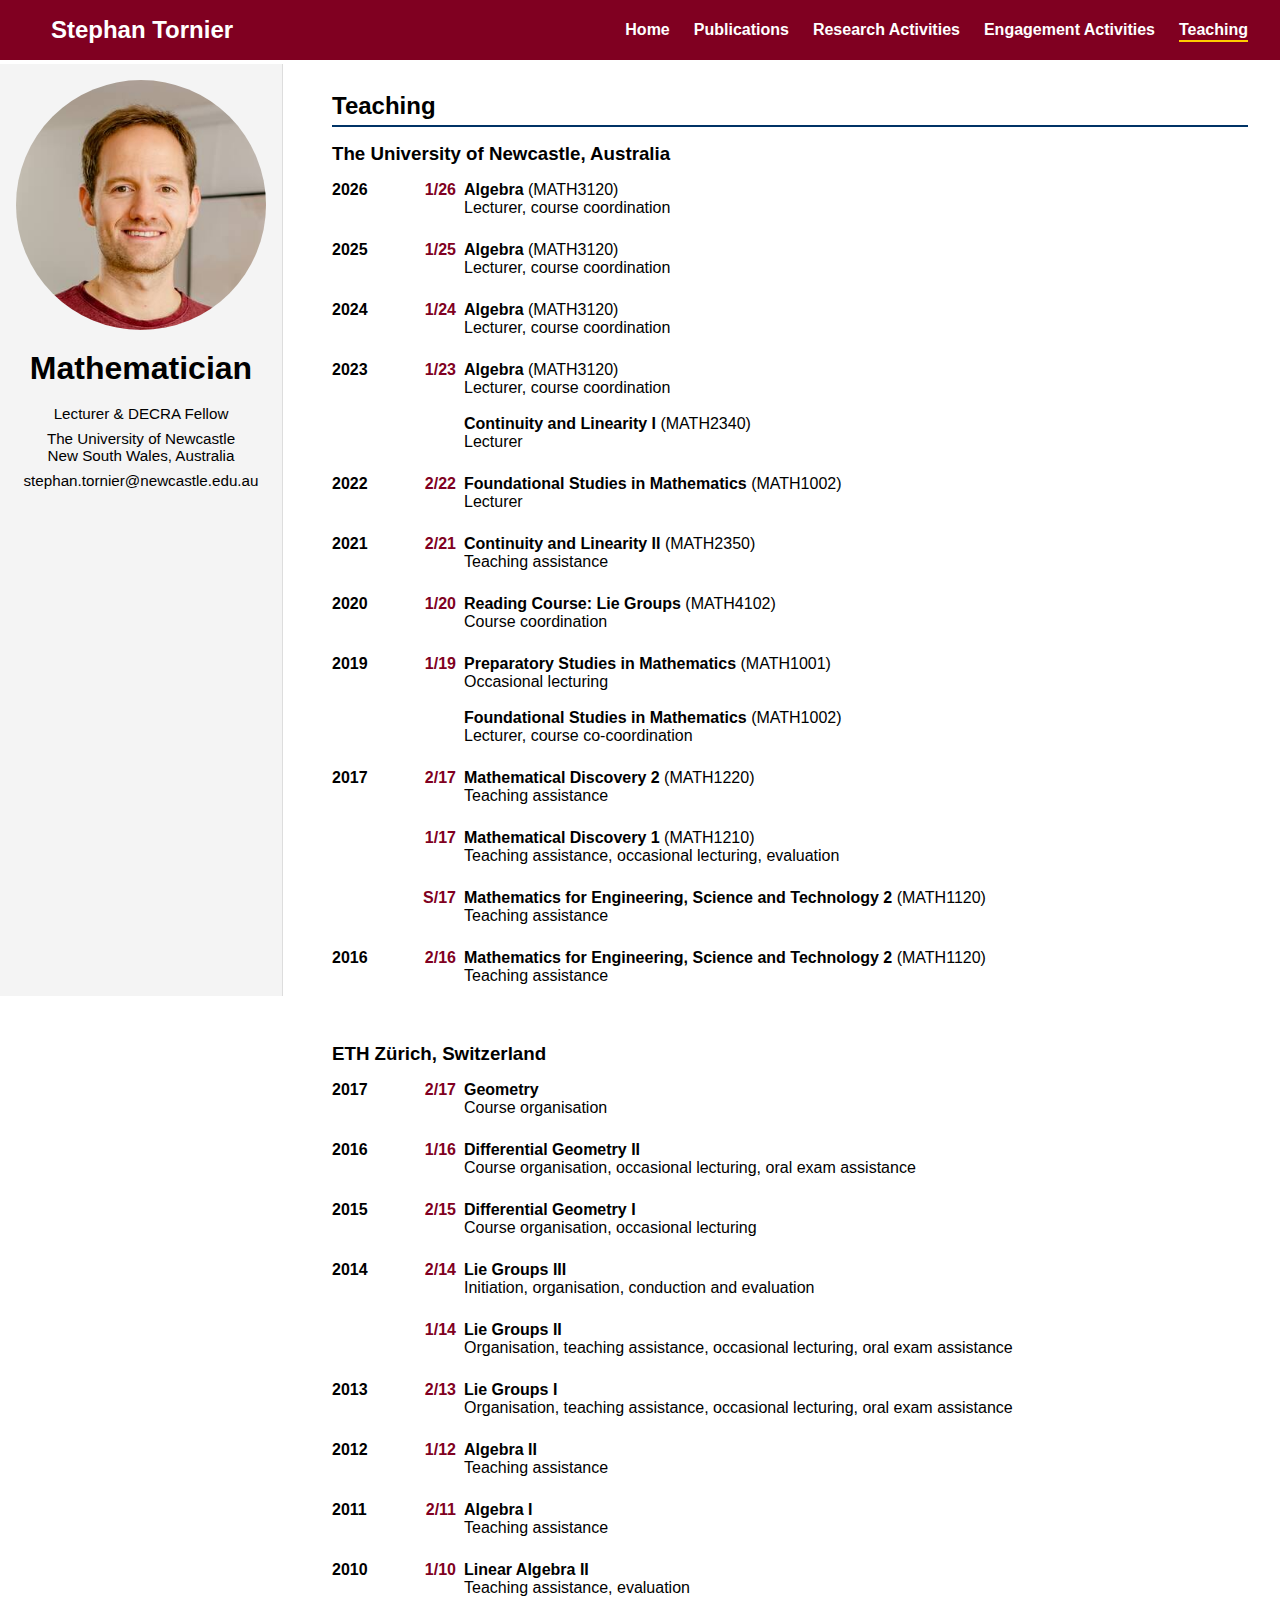
<file: teaching.html>
<!DOCTYPE html>
<html lang="en">
<head>
  <meta charset="UTF-8">
  <title>Research Activities - Stephan Tornier</title>
  <link rel="stylesheet" href="style.css">
</head>
<body>
  <!-- Navbar -->
  <div class="navbar">
    <h1>Stephan Tornier</h1>
    <ul>
      <li><a href="index.html">Home</a></li>
      <li><a href="publications.html">Publications</a></li>
      <li><a href="research_activities.html">Research Activities</a></li>
      <li><a href="engagement_activities.html">Engagement Activities</a></li>
      <li><a href="teaching.html">Teaching</a></li>
    </ul>
  </div>

  <!-- Main layout -->
  <div class="main">
    <!-- Sidebar -->
    <div class="sidebar">
      <img src="images/profile.jpg" alt="Profile Photo">
      <h1 class="centered">Mathematician</h1>
      <br>
      <p class="centered">Lecturer & DECRA Fellow</p>
      <p class="centered">The University of Newcastle <br> New South Wales, Australia</p>
      <p class="centered">stephan.tornier@newcastle.edu.au</p>
    </div>
    
    <!-- Content -->
    <div class="content">
      <h2>Teaching</h2>      
	<h3>The University of Newcastle, Australia</h3>
		<div class="event-year">
			<span class="year">2026</span>
			<ul class="event-list">
				<li data-date="1/26"><strong>Algebra</strong> (MATH3120) <br>Lecturer, course coordination</li>
			</ul>
		</div>
	
		<div class="event-year">
			<span class="year">2025</span>
			<ul class="event-list">
				<li data-date="1/25"><strong>Algebra</strong> (MATH3120) <br>Lecturer, course coordination</li>
			</ul>
		</div>	

		<div class="event-year">
			<span class="year">2024</span>
			<ul class="event-list">
				<li data-date="1/24"><strong>Algebra</strong> (MATH3120) <br>Lecturer, course coordination</li>
			</ul>
		</div>
		
		<div class="event-year">
			<span class="year">2023</span>		
			<ul class="event-list">
				<li data-date="1/23"><strong>Algebra</strong> (MATH3120) <br>Lecturer, course coordination <br><br> <strong>Continuity and Linearity I</strong> (MATH2340) <br> Lecturer</li>
			</ul>
		</div>	
		
		<div class="event-year">
			<span class="year">2022</span>
			<ul class="event-list">
				<li data-date="2/22"><strong>Foundational Studies in Mathematics</strong> (MATH1002) <br> Lecturer</li>
			</ul>
		</div>

		<div class="event-year">
			<span class="year">2021</span>
			<ul class="event-list">
				<li data-date="2/21"><strong>Continuity and Linearity II</strong> (MATH2350) <br> Teaching assistance</li>
			</ul>
		</div>

		<div class="event-year">
			<span class="year">2020</span>
			<ul class="event-list">
				<li data-date="1/20"><strong>Reading Course: Lie Groups</strong> (MATH4102) <br> Course coordination</li>
			</ul>
		</div>

		<div class="event-year">
			<span class="year">2019</span>
			<ul class="event-list">
				<li data-date="1/19"><strong>Preparatory Studies in Mathematics</strong> (MATH1001) <br> Occasional lecturing <br><br> <strong>Foundational Studies in Mathematics</strong> (MATH1002) <br> Lecturer, course co-coordination</li>
			</ul>
		</div>

		<div class="event-year">
			<span class="year">2017</span>
			<ul class="event-list">
				<li data-date="2/17"><strong>Mathematical Discovery 2</strong> (MATH1220) <br> Teaching assistance</li>
				<li data-date="1/17"><strong>Mathematical Discovery 1</strong> (MATH1210) <br> Teaching assistance, occasional lecturing, evaluation</li>
				<li data-date="S/17"><strong>Mathematics for Engineering, Science and Technology 2</strong> (MATH1120) <br> Teaching assistance</li>
			</ul>
		</div>

		<div class="event-year">
			<span class="year">2016</span>
			<ul class="event-list">
				<li data-date="2/16"><strong>Mathematics for Engineering, Science and Technology 2</strong> (MATH1120) <br> Teaching assistance</li>
			</ul>
		</div>

	<br>
	<h3>ETH Zürich, Switzerland</h3>
		<div class="event-year">
		<span class="year">2017</span>	
			<ul class="event-list">
				<li data-date="2/17"><strong>Geometry</strong> <br> Course organisation</li>
			</ul>
		</div>

		<div class="event-year">
		<span class="year">2016</span>	
			<ul class="event-list">
				<li data-date="1/16"><strong>Differential Geometry II</strong> <br> Course organisation, occasional lecturing, oral exam assistance</li>
			</ul>
		</div>

		<div class="event-year">
		<span class="year">2015</span>	
			<ul class="event-list">
				<li data-date="2/15"><strong>Differential Geometry I</strong> <br> Course organisation, occasional lecturing</li>
			</ul>
		</div>

		<div class="event-year">
		<span class="year">2014</span>	
			<ul class="event-list">
				<li data-date="2/14"><strong>Lie Groups III</strong> <br> Initiation, organisation, conduction and evaluation</li>
				<li data-date="1/14"><strong>Lie Groups II</strong> <br> Organisation, teaching assistance, occasional lecturing, oral exam assistance</li>
			</ul>
		</div>

		<div class="event-year">
		<span class="year">2013</span>	
			<ul class="event-list">
				<li data-date="2/13"><strong>Lie Groups I</strong> <br> Organisation, teaching assistance, occasional lecturing, oral exam assistance</li>
			</ul>
		</div>


		<div class="event-year">
		<span class="year">2012</span>	
			<ul class="event-list">
				<li data-date="1/12"><strong>Algebra II</strong> <br> Teaching assistance</li>

			</ul>
		</div>
	
		<div class="event-year">
		<span class="year">2011</span>	
			<ul class="event-list">
				<li data-date="2/11"><strong>Algebra I</strong> <br> Teaching assistance</li>
			</ul>
		</div>

		<div class="event-year">
		<span class="year">2010</span>	
			<ul class="event-list">
				<li data-date="1/10"><strong>Linear Algebra II</strong> <br> Teaching assistance, evaluation</li>
			</ul>
		</div>
    </div>
  </div>

  <!-- Script for navbar highlight -->
  <script>
    const path = window.location.pathname.split("/").pop();
    const currentPage = path === "" ? "index.html" : path;
    const navLinks = document.querySelectorAll(".navbar a");

    navLinks.forEach(link => {
      if (link.getAttribute("href") === currentPage) {
        link.classList.add("active");
      }
    });
  </script>
</body>
</html>
</file>
<file: style.css>
/* Reset */
body, h1, h2, h3, p, ul {
  margin: 0;
  padding: 0;
}
body {
  font-family: Arial, sans-serif;
  display: flex;
  flex-direction: column;
  min-height: 100vh;
}

/* Navbar */
.navbar {
  display: grid;
  grid-template-columns: 250px 1fr; /* 250px = sidebar width */
  align-items: center;
  background: #800021;
  color: white;
  padding: 1rem 2rem;
  
  position: sticky;  /* or fixed */
  top: 0;
  z-index: 1000;     /* keeps it above content */
}
.navbar h1 {
  font-size: 1.5rem;
  margin: 0;
  display: flex;
  justify-content: center; /* center within the sidebar column */
  transform: translateX(-6%); /* nudge slightly left to visually align with profile photo */
}
.navbar ul {
  justify-self: end; /* menu items stay on the right */
  display: flex;
  list-style: none;
  margin: 0;
  padding: 0;
  gap: 1.5rem;
}
.navbar a {
  color: white;
  text-decoration: none;
  font-weight: bold;
}
.navbar a:hover {
  text-decoration: underline;
}
.navbar a.active {
  border-bottom: 2px solid #ffcc00;
  padding-bottom: 2px;
}

/* Main layout */
.main {
  display: flex;
  flex: 1;
  min-height: 0; /* Fix for flexbox scrolling */
}


/* Sidebar */
.sidebar {
  width: 250px;
  background: #f4f4f4;
  padding: 1rem;
  border-right: 1px solid #ddd;
  position: fixed;
  top: 4rem;
  height: 100vh;
}
.sidebar img {
  width: 100%;
  border-radius: 50%;
  margin-bottom: 1rem;
}
.sidebar p {
  margin-bottom: 0.5rem;
  font-size: 0.95rem;
}
.sidebar .centered {
  text-align: center;
}

/* Content */
.content {
  flex: 1;
  padding: 2rem;
  overflow-y: auto;
  margin-left: 300px;
}
.content h2 {
  margin-bottom: 1rem;
  border-bottom: 2px solid #003366;
  padding-bottom: 0.3rem;
}
.content h3 {
  margin-top: 1rem;
  margin-bottom: 1rem; /* or 0 if nothing is set */
}
.content ol {
  margin-left: 1rem;
  margin-bottom: 1rem;
}
ol[reversed] li {
  margin-bottom: 1rem;  /* adjust spacing as needed */
}

/* Lists */
.event-list {
  list-style: none;   /* remove default bullets/numbers */
  padding: 0;
  margin: 1rem;
}
.event-list li {
  position: relative;
  padding-left: 4.5rem; /* space for the mm/yy label */
  margin-bottom: 1.5rem;
}
.event-list li::before {
  content: attr(data-date); /* inject mm/yy from data-date attribute */
  position: absolute;
  left: 0;
  top: 0;
  font-weight: bold;
  color: #800021;   /* matches your navbar */
  width: 4rem;      /* fixed width for alignment */
  text-align: right;
}

.event-year {
  display: flex;
  align-items: flex-start;   /* aligns the first li with the year */
}
.event-year .year {
  width: 60px;               /* space for the year */
  font-weight: bold;
}
.event-year .event-list {
  list-style: none;
  margin: 0;
  padding: 0;
}
</file>
